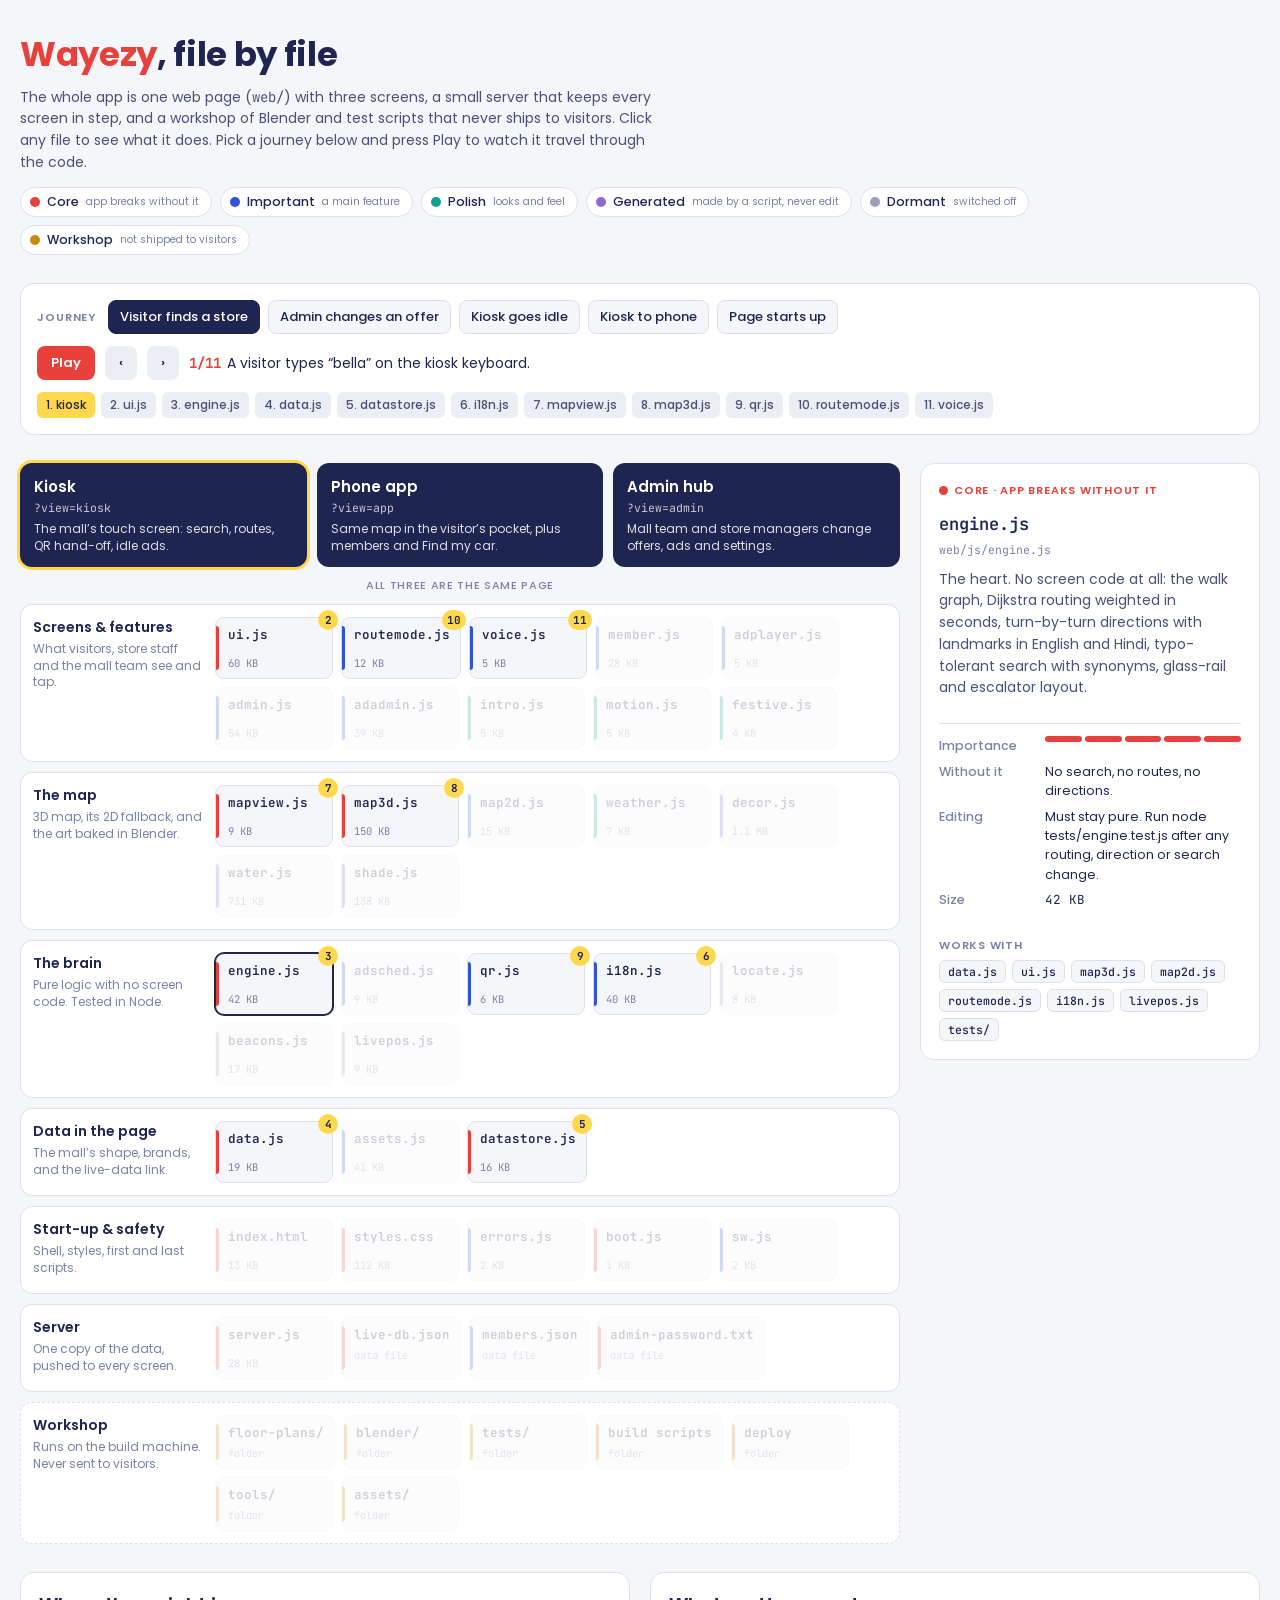
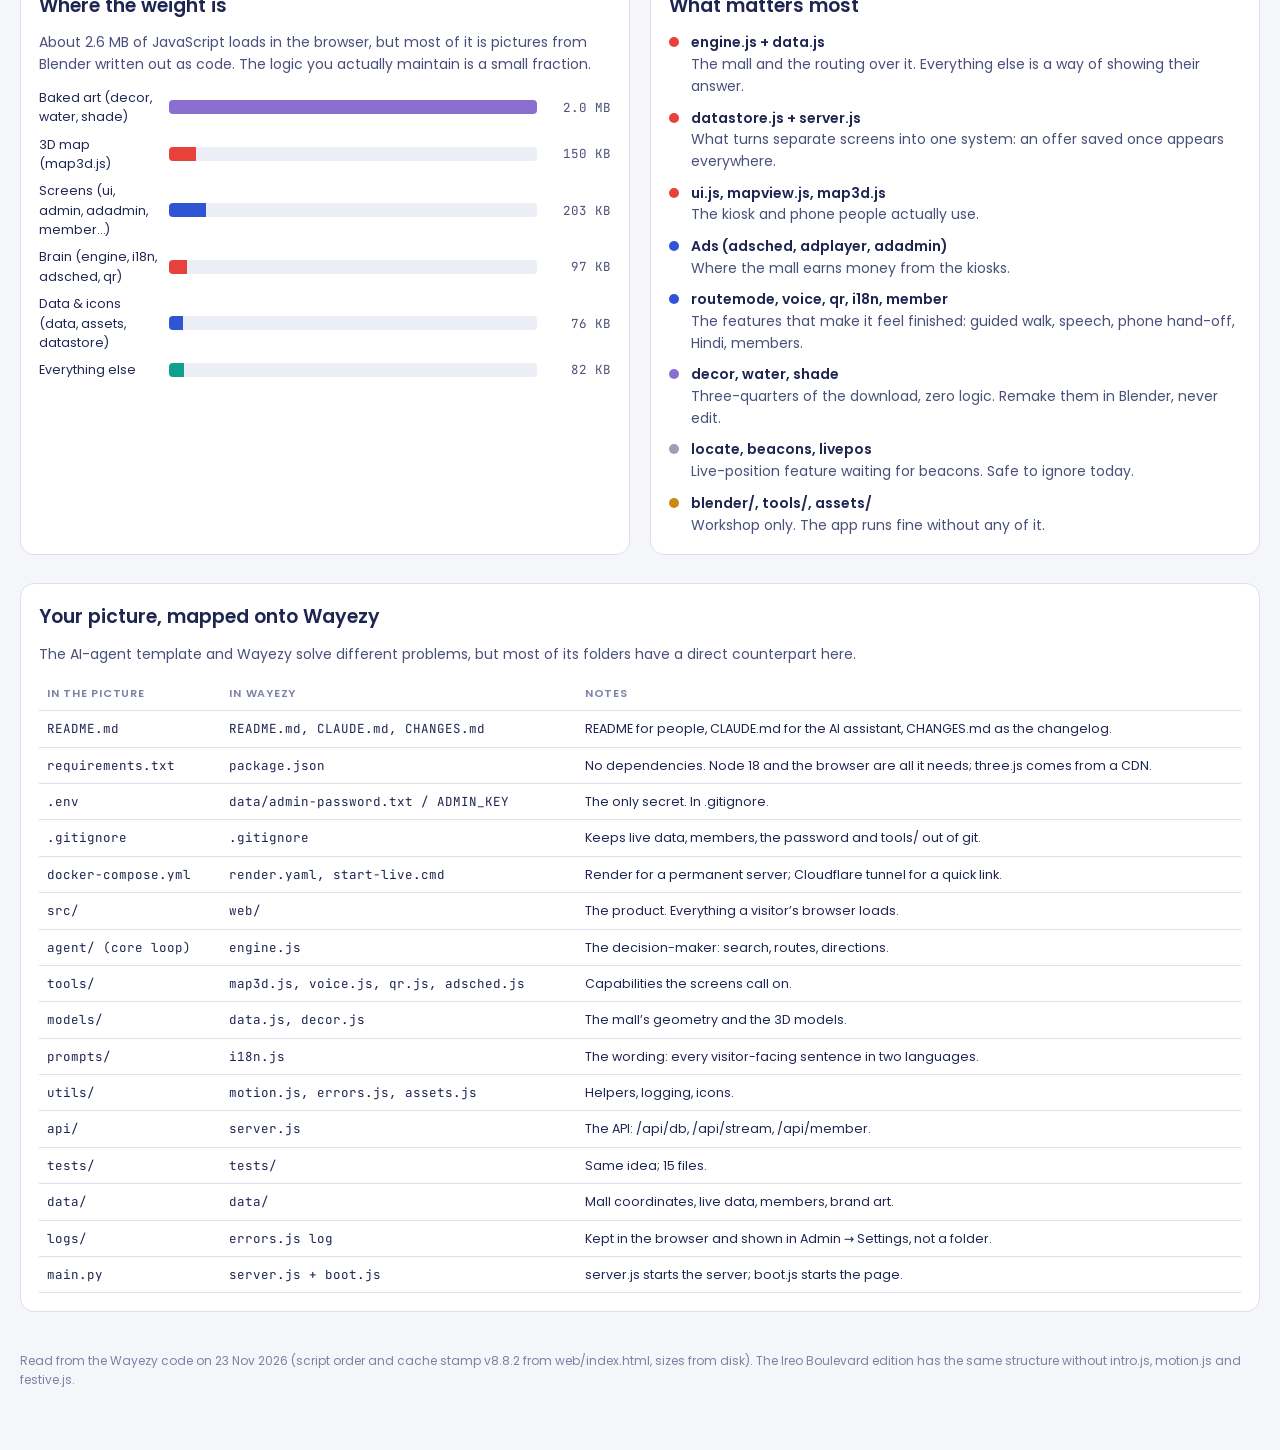
<file: structure.html>
<!doctype html>
<html lang="en">
<head>
<meta charset="utf-8">
<meta name="viewport" content="width=device-width, initial-scale=1, viewport-fit=cover">
<meta name="description" content="How the Wayezy wayfinding app is built: every file by layer and importance, with journeys you can play through the code.">
<style>:root{padding-top:env(safe-area-inset-top,0px);padding-bottom:env(safe-area-inset-bottom,0px)}body{margin:0}[hidden]{display:none!important}img{max-width:100%}</style>
<title>Wayezy Project Map</title>
<link rel="preconnect" href="https://fonts.googleapis.com">
<link rel="preconnect" href="https://fonts.gstatic.com" crossorigin>
<link rel="stylesheet" href="https://fonts.googleapis.com/css2?family=Poppins:wght@400;500;600;700&family=JetBrains+Mono:wght@400;600&display=swap">
<style>
/* Layout: layered "stack" of the app, top = what people touch, bottom = server; detail panel beside it; flows light the path through the stack. */
:root{
  --bg:#F5F6FA; --panel:#FFFFFF; --ink:#1E2551; --ink2:#4A5079; --mute:#7C82A6; --line:#DDE0EC; --soft:#ECEEF6;
  --red:#E8413B; --navy:#1E2551;
  --t-core:#E8413B; --t-imp:#2F55D4; --t-pol:#0E9F8E; --t-gen:#8A6FD1; --t-dor:#9AA0B8; --t-ws:#C98A12;
  --hl:#FFD84D;
  --display:'Poppins',ui-sans-serif,system-ui,sans-serif; --body:'Poppins',ui-sans-serif,system-ui,sans-serif; --mono:'JetBrains Mono',ui-monospace,Consolas,monospace;
}
@media (prefers-color-scheme: dark){:root:not([data-theme="light"]){
  --bg:#12152E; --panel:#1B1F3E; --ink:#EEF0FA; --ink2:#C3C7DE; --mute:#8D92B3; --line:#2E3360; --soft:#232852;
  --t-core:#FF6A63; --t-imp:#6F8DFF; --t-pol:#3CCBB8; --t-gen:#AE97F2; --t-dor:#6E7493; --t-ws:#E8AE3A; --hl:#FFD84D; color-scheme:dark}}
:root[data-theme="dark"]{
  --bg:#12152E; --panel:#1B1F3E; --ink:#EEF0FA; --ink2:#C3C7DE; --mute:#8D92B3; --line:#2E3360; --soft:#232852;
  --t-core:#FF6A63; --t-imp:#6F8DFF; --t-pol:#3CCBB8; --t-gen:#AE97F2; --t-dor:#6E7493; --t-ws:#E8AE3A; --hl:#FFD84D; color-scheme:dark}
*{box-sizing:border-box}
body{background:var(--bg);color:var(--ink);font-family:var(--body);font-size:14px;line-height:1.55;
  padding-left:max(16px,env(safe-area-inset-left,0px));padding-right:max(16px,env(safe-area-inset-right,0px));padding-block:28px 48px}
.wrap{max-width:1240px;margin:0 auto;display:flex;flex-direction:column;gap:28px}
h1,h2,h3{font-family:var(--display);text-wrap:balance;margin:0}
h1{font-size:clamp(24px,3.4vw,34px);font-weight:700;letter-spacing:-.01em}
h1 b{color:var(--red)}
h2{font-size:19px;font-weight:600}
.lede{color:var(--ink2);max-width:72ch;margin:6px 0 0}
.mono{font-family:var(--mono)}
header{display:flex;flex-direction:column;gap:14px}
.legend{display:flex;flex-wrap:wrap;gap:8px}
.tier{display:inline-flex;align-items:center;gap:7px;border:1px solid var(--line);background:var(--panel);color:var(--ink);
  border-radius:999px;padding:5px 12px 5px 9px;font:500 12.5px var(--body);cursor:pointer}
.tier i{width:10px;height:10px;border-radius:50%;background:var(--c)}
.tier[aria-pressed="false"]{opacity:.45}
.tier:focus-visible,.chip:focus-visible,.flowbtn:focus-visible,.ctl:focus-visible{outline:2px solid var(--red);outline-offset:2px}
.tier small{color:var(--mute);font-weight:400}

/* flow bar */
.flows{display:flex;flex-direction:column;gap:12px;background:var(--panel);border:1px solid var(--line);border-radius:14px;padding:16px}
.flowtop{display:flex;flex-wrap:wrap;gap:8px;align-items:center}
.flowtop .lbl{font:600 11px var(--body);letter-spacing:.08em;text-transform:uppercase;color:var(--mute);margin-right:4px}
.flowbtn{border:1px solid var(--line);background:var(--bg);color:var(--ink);border-radius:8px;padding:6px 11px;font:500 13px var(--body);cursor:pointer}
.flowbtn[aria-pressed="true"]{background:var(--navy);color:#fff;border-color:var(--navy)}
:root[data-theme="dark"] .flowbtn[aria-pressed="true"]{background:var(--red);border-color:var(--red)}
@media (prefers-color-scheme: dark){:root:not([data-theme="light"]) .flowbtn[aria-pressed="true"]{background:var(--red);border-color:var(--red)}}
.player{display:flex;flex-wrap:wrap;gap:10px;align-items:center}
.ctl{border:0;background:var(--red);color:#fff;border-radius:8px;padding:7px 14px;font:600 13px var(--body);cursor:pointer}
.ctl.ghost{background:var(--soft);color:var(--ink)}
.stepnow{flex:1 1 320px;min-width:0;font-size:14px;color:var(--ink)}
.stepnow b{color:var(--red);font-family:var(--mono);margin-right:6px}
.steps{list-style:none;margin:0;padding:0;display:flex;gap:6px;flex-wrap:wrap}
.steps li{font:500 12px var(--body);padding:4px 9px;border-radius:6px;background:var(--soft);color:var(--ink2);cursor:pointer}
.steps li.on{background:var(--hl);color:#1E2551}
.steps li.done{color:var(--mute)}

/* main grid */
.main{display:grid;grid-template-columns:minmax(0,1fr) 340px;gap:20px;align-items:start}
@media (max-width:960px){.main{grid-template-columns:minmax(0,1fr)}}
.stack{display:flex;flex-direction:column;gap:10px;min-width:0}
.layer{display:grid;grid-template-columns:170px minmax(0,1fr);gap:12px;background:var(--panel);border:1px solid var(--line);border-radius:12px;padding:12px}
@media (max-width:620px){.layer{grid-template-columns:minmax(0,1fr)}}
.layer.ws{border-style:dashed}
.lname h3{font-size:14px;font-weight:600}
.lname p{margin:2px 0 0;color:var(--mute);font-size:12px;line-height:1.4}
.chips{display:flex;flex-wrap:wrap;gap:8px;align-content:flex-start;min-width:0}
.chip{position:relative;display:flex;flex-direction:column;gap:5px;min-width:118px;max-width:100%;text-align:left;border:1px solid var(--line);background:var(--bg);color:var(--ink);
  border-radius:9px;padding:8px 10px 8px 12px;cursor:pointer;transition:opacity .25s,transform .25s,box-shadow .25s,border-color .25s}
.chip::before{content:"";position:absolute;left:0;top:8px;bottom:8px;width:3px;border-radius:0 3px 3px 0;background:var(--c)}
.chip .n{font:600 12.5px var(--mono);white-space:nowrap;overflow:hidden;text-overflow:ellipsis}
.chip .bar{height:3px;border-radius:2px;background:var(--soft);overflow:hidden}
.chip .bar span{display:block;height:100%;background:var(--c);opacity:.75}
.chip .kb{font:400 10.5px var(--mono);color:var(--mute)}
.chip.dor{border-style:dashed}
.chip.sel{border-color:var(--ink);box-shadow:0 0 0 1px var(--ink)}
.chip.dim{opacity:.22}
.chip.lit{border-color:var(--hl);box-shadow:0 0 0 3px var(--hl);transform:translateY(-2px);opacity:1}
.chip.past{opacity:.85}
.chip .badge{position:absolute;top:-8px;right:-6px;min-width:20px;height:20px;padding:0 5px;border-radius:10px;background:var(--hl);color:#1E2551;font:700 11px var(--mono);display:none;align-items:center;justify-content:center}
.chip.inflow .badge{display:flex}
.screens{display:grid;grid-template-columns:repeat(3,minmax(0,1fr));gap:10px}
@media (max-width:620px){.screens{grid-template-columns:minmax(0,1fr)}}
.scr{background:var(--navy);color:#fff;border-radius:12px;padding:12px 14px;display:flex;flex-direction:column;gap:2px;transition:box-shadow .25s}
.scr b{font:600 15px var(--display)}
.scr span{font:400 11.5px var(--mono);opacity:.75}
.scr p{margin:4px 0 0;font-size:12px;opacity:.85;line-height:1.4}
.scr.lit{box-shadow:0 0 0 3px var(--hl)}
.arrow{text-align:center;color:var(--mute);font:500 11px var(--body);letter-spacing:.06em;text-transform:uppercase}

/* detail */
.detail{position:sticky;top:calc(env(safe-area-inset-top,0px) + 12px);background:var(--panel);border:1px solid var(--line);border-radius:14px;padding:18px;display:flex;flex-direction:column;gap:12px;min-width:0}
@media (max-width:960px){.detail{position:static}}
.dtier{display:inline-flex;align-items:center;gap:6px;font:600 11px var(--body);letter-spacing:.07em;text-transform:uppercase;color:var(--c)}
.dtier i{width:9px;height:9px;border-radius:50%;background:var(--c)}
.detail h2{font-family:var(--mono);font-size:17px;word-break:break-all}
.detail .path{font:400 11.5px var(--mono);color:var(--mute);margin-top:-8px;word-break:break-all}
.detail p{margin:0;color:var(--ink2)}
.kv{display:grid;grid-template-columns:96px minmax(0,1fr);gap:6px 10px;font-size:12.5px;border-top:1px solid var(--line);padding-top:12px}
.kv dt{color:var(--mute);font-weight:500}
.kv dd{margin:0;color:var(--ink)}
.meter{display:flex;gap:3px}
.meter i{flex:1;height:6px;border-radius:3px;background:var(--soft)}
.meter i.on{background:var(--c)}
.links{display:flex;flex-wrap:wrap;gap:6px}
.links button{border:1px solid var(--line);background:var(--bg);color:var(--ink);border-radius:6px;padding:3px 8px;font:500 11.5px var(--mono);cursor:pointer}

/* bottom sections */
.two{display:grid;grid-template-columns:repeat(2,minmax(0,1fr));gap:20px}
@media (max-width:860px){.two{grid-template-columns:minmax(0,1fr)}}
.card{background:var(--panel);border:1px solid var(--line);border-radius:14px;padding:18px;display:flex;flex-direction:column;gap:12px;min-width:0}
.card > p{margin:0;color:var(--ink2)}
.tbl{overflow-x:auto}
table{border-collapse:collapse;width:100%;font-size:12.5px}
th,td{text-align:left;padding:8px 8px;border-bottom:1px solid var(--line);vertical-align:top}
th{font:600 11px var(--body);letter-spacing:.07em;text-transform:uppercase;color:var(--mute)}
td .mono{font-size:12px}
.weight{display:flex;flex-direction:column;gap:8px}
.wrow{display:grid;grid-template-columns:120px minmax(0,1fr) 64px;gap:10px;align-items:center;font-size:12.5px}
.wrow .track{height:14px;background:var(--soft);border-radius:4px;overflow:hidden}
.wrow .track span{display:block;height:100%;background:var(--c)}
.wrow .v{font-family:var(--mono);color:var(--ink2);text-align:right;font-variant-numeric:tabular-nums}
.ranks{display:flex;flex-direction:column;gap:10px;margin:0;padding:0;list-style:none}
.ranks li{display:grid;grid-template-columns:12px minmax(0,1fr);gap:10px}
.ranks li i{width:10px;height:10px;border-radius:50%;background:var(--c);margin-top:5px}
.ranks b{font-weight:600}
.ranks span{color:var(--ink2)}
.foot{color:var(--mute);font-size:12px}
@media (prefers-reduced-motion: reduce){.chip,.scr{transition:none}.chip.lit{transform:none}}
</style>

</head>
<body>
<div class="wrap">
  <header>
    <div>
      <h1><b>Wayezy</b>, file by file</h1>
      <p class="lede">The whole app is one web page (<span class="mono">web/</span>) with three screens, a small server that keeps every screen in step, and a workshop of Blender and test scripts that never ships to visitors. Click any file to see what it does. Pick a journey below and press Play to watch it travel through the code.</p>
    </div>
    <div class="legend" id="legend"></div>
  </header>

  <section class="flows" aria-label="Journeys through the code">
    <div class="flowtop"><span class="lbl">Journey</span><span id="flowbtns" style="display:contents"></span></div>
    <div class="player">
      <button class="ctl" id="play" type="button">Play</button>
      <button class="ctl ghost" id="prev" type="button" aria-label="Previous step">‹</button>
      <button class="ctl ghost" id="next" type="button" aria-label="Next step">›</button>
      <div class="stepnow" id="stepnow" aria-live="polite"></div>
    </div>
    <ol class="steps" id="steps"></ol>
  </section>

  <div class="main">
    <div class="stack" id="stack"></div>
    <aside class="detail" id="detail" aria-live="polite"></aside>
  </div>

  <div class="two">
    <section class="card">
      <h2>Where the weight is</h2>
      <p>About 2.6 MB of JavaScript loads in the browser, but most of it is pictures from Blender written out as code. The logic you actually maintain is a small fraction.</p>
      <div class="weight" id="weight"></div>
    </section>
    <section class="card">
      <h2>What matters most</h2>
      <ol class="ranks" id="ranks"></ol>
    </section>
  </div>

  <section class="card">
    <h2>Your picture, mapped onto Wayezy</h2>
    <p>The AI-agent template and Wayezy solve different problems, but most of its folders have a direct counterpart here.</p>
    <div class="tbl"><table>
      <thead><tr><th>In the picture</th><th>In Wayezy</th><th>Notes</th></tr></thead>
      <tbody id="maprows"></tbody>
    </table></div>
  </section>

  <p class="foot">Read from the Wayezy code on 23 Nov 2026 (script order and cache stamp v8.8.2 from web/index.html, sizes from disk). The Ireo Boulevard edition has the same structure without intro.js, motion.js and festive.js.</p>
</div>

<script>
const TIERS={
  core:{name:'Core',hint:'app breaks without it',c:'--t-core',score:5},
  imp:{name:'Important',hint:'a main feature',c:'--t-imp',score:4},
  pol:{name:'Polish',hint:'looks and feel',c:'--t-pol',score:2},
  gen:{name:'Generated',hint:'made by a script, never edit',c:'--t-gen',score:2},
  dor:{name:'Dormant',hint:'switched off',c:'--t-dor',score:1},
  ws:{name:'Workshop',hint:'not shipped to visitors',c:'--t-ws',score:1}
};
// kb = size on disk; role/without/edit straight from the project's README and CLAUDE.md
const M={
 'index.html':{t:'core',kb:13,p:'web/index.html',l:'start',d:'The page shell. Loads the stylesheet and the 29 scripts in a fixed order; each link carries ?v=8.8.2 so kiosks fetch new files after a change.',w:'Nothing loads.',e:'Bump ?v= on every link after changing any web file.',u:['boot.js','styles.css']},
 'styles.css':{t:'core',kb:112,p:'web/styles.css',l:'start',d:'Every look in the app: kiosk, phone and admin layouts, the navy / red / white theme tokens at the top, Poppins type.',w:'Unstyled page; unusable on a kiosk.',e:'Change colours through the tokens at the top, not per component.',u:['index.html']},
 'errors.js':{t:'imp',kb:2,p:'web/js/errors.js',l:'start',d:'Loaded first. Catches every error, keeps a log shown in Admin → Settings, and restarts a locked kiosk that gets stuck.',w:'A crash on a kiosk stays on screen until someone walks over.',e:'Rarely touched.',u:['admin.js']},
 'boot.js':{t:'core',kb:1,p:'web/js/boot.js',l:'start',d:'Loaded last. Starts everything and registers sw.js, the offline copy of the app.',w:'The page loads but nothing starts.',e:'Tiny; leave it.',u:['ui.js','mapview.js','datastore.js','sw.js']},
 'sw.js':{t:'imp',kb:2,p:'web/sw.js',l:'start',d:'Service worker: keeps an offline copy so a kiosk or an installed phone app still opens if the network drops.',w:'No offline start; everything else works.',e:'Touch only when changing caching.',u:['boot.js']},

 'ui.js':{t:'core',kb:60,p:'web/js/ui.js',l:'ui',d:'The kiosk panel and the phone app: search box, store cards with live wait times, offers, events, the language buttons, and the idle timer (15 s without a touch → ads → film).',w:'No kiosk and no phone app. Only the admin hub would remain.',e:'Keep kiosk, app and admin on the shared helpers (storeCardHTML, offerCardHTML…). Escape database text with escapeHtml.',u:['engine.js','mapview.js','datastore.js','i18n.js','qr.js','adplayer.js','routemode.js']},
 'routemode.js':{t:'imp',kb:12,p:'web/js/routemode.js',l:'ui',d:'"Take me here": full-screen guidance with a step card, the walker moving along the route, spoken steps timed so the walker waits at a corner until the voice finishes.',w:'Routes still draw; no guided walk.',e:'Steps carry leg and at (metres); engine tests check the flow.',u:['mapview.js','voice.js','engine.js']},
 'voice.js':{t:'imp',kb:5,p:'web/js/voice.js',l:'ui',d:'Spoken directions in Indian English or Hindi with a sentence queue, so no sentence is cut off. Vibration on phones.',w:'Silent guidance.',e:'Small and stable.',u:['routemode.js']},
 'member.js':{t:'imp',kb:28,p:'web/js/member.js',l:'ui',d:'Phone-only members: sign-in with a mobile number and one-time code, member card, members-only offers, saved stores, points, Find my car.',w:'No Account tab; everything else works.',e:'Talks only to /api/member/*. Never invent the mall’s programme.',u:['server.js','ui.js']},
 'adplayer.js':{t:'imp',kb:5,p:'web/js/adplayer.js',l:'ui',d:'Plays this kiosk’s ads: a sponsored card in the panel and full-screen ads on the idle screen. Re-plans at every window edge and counts plays.',w:'No ads on kiosks, so no ad revenue.',e:'All timing maths lives in adsched.js, not here.',u:['adsched.js','datastore.js']},
 'admin.js':{t:'imp',kb:54,p:'web/js/admin.js',l:'ui',d:'The admin hub: stores, offers, events, users and roles, settings, the store portal for store and restaurant managers.',w:'Data can no longer be changed from a screen.',e:'Stays English for now.',u:['datastore.js','adadmin.js']},
 'adadmin.js':{t:'imp',kb:39,p:'web/js/adadmin.js',l:'ui',d:'Ads & slots, Kiosks and Add a store for the master admin; My kiosk ads and the store dashboard for the store portal.',w:'Ads cannot be sold or scheduled.',e:'Uses adsched.js for every “is this slot free” answer.',u:['adsched.js','datastore.js']},
 'intro.js':{t:'pol',kb:5,p:'web/js/intro.js',l:'ui',d:'The 3.4 s Wayezy logo intro with sound, when the kiosk or phone app opens and after admin sign-in.',w:'App opens without the logo moment.',e:'Safe to change freely.',u:[]},
 'motion.js':{t:'pol',kb:5,p:'web/js/motion.js',l:'ui',d:'The sliding highlight under tabs and chips, colour easing, gentle tab swaps.',w:'Selections jump instead of glide.',e:'Safe to change freely.',u:['ui.js']},
 'festive.js':{t:'pol',kb:4,p:'web/js/festive.js',l:'ui',d:'Festival colours and a header greeting, set in Admin → Settings.',w:'No festive looks.',e:'Safe to change freely.',u:['ui.js']},

 'mapview.js':{t:'core',kb:9,p:'web/js/mapview.js',l:'map',d:'The only door between the screens and the map: setFloor, drawRoute, startGuide. Tries the 3D map and falls back to the 2D plan.',w:'No map at all.',e:'Any new map feature goes through this API, and both renderers implement it.',u:['map3d.js','map2d.js']},
 'map3d.js':{t:'core',kb:150,p:'web/js/map3d.js',l:'map',d:'The three.js map: buildings over three floors, glass rails, escalators, fountains and trees, the red route ribbon, the guided walker and its camera, weather, rooftop logo plaques. The largest hand-written file.',w:'Falls back to the flat 2D plan.',e:'Keep in step with map2d.js. Anything added to a floor must hook the floor fade.',u:['decor.js','water.js','shade.js','weather.js','engine.js']},
 'map2d.js':{t:'imp',kb:15,p:'web/js/map2d.js',l:'map',d:'A flat SVG floor plan with the same API, used when the device has no WebGL or the 3D map fails.',w:'A device without WebGL shows no map.',e:'Keep in step with map3d.js.',u:['engine.js']},
 'weather.js':{t:'pol',kb:7,p:'web/js/weather.js',l:'map',d:'Live weather from Open-Meteo (only the mall’s position is sent) or a fixed look: rain, snow, clouds on the map and a chip in the header.',w:'Map is always clear weather.',e:'wxFromCode is tested.',u:['map3d.js']},
 'decor.js':{t:'gen',kb:1142,p:'web/js/decor.js',l:'map',d:'Trees, palms, bushes, lamps, bollards and the gate as one 3D model, plus the fountain layout. Written by blender/make_decor_js.py. The biggest file in the app.',w:'Map uses simpler built-in trees.',e:'Never edit. Change blender/assets.py and rebuild.',u:['map3d.js']},
 'water.js':{t:'gen',kb:731,p:'web/js/water.js',l:'map',d:'The pool water: a tiling ocean normal map and the caustics it casts, baked in Blender.',w:'Flat water.',e:'Never edit. bake_water.py + make_water_js.py.',u:['map3d.js']},
 'shade.js':{t:'gen',kb:138,p:'web/js/shade.js',l:'map',d:'Baked soft shading images from Blender for the live map.',w:'Flatter lighting.',e:'Never edit. bake_shade.py + make_shade_js.py.',u:['map3d.js']},

 'engine.js':{t:'core',kb:42,p:'web/js/engine.js',l:'brain',d:'The heart. No screen code at all: the walk graph, Dijkstra routing weighted in seconds, turn-by-turn directions with landmarks in English and Hindi, typo-tolerant search with synonyms, glass-rail and escalator layout.',w:'No search, no routes, no directions.',e:'Must stay pure. Run node tests/engine.test.js after any routing, direction or search change.',u:['data.js','ui.js','map3d.js','map2d.js','routemode.js']},
 'adsched.js':{t:'imp',kb:9,p:'web/js/adsched.js',l:'brain',d:'Pure ad-scheduling maths: which ads play on a kiosk now, when the line-up next changes, free airtime, the best free slot, free and paid allowances.',w:'Ad screens and the ad player have nothing to go on.',e:'node tests/adsched.test.js.',u:['adplayer.js','adadmin.js']},
 'qr.js':{t:'imp',kb:6,p:'web/js/qr.js',l:'brain',d:'Draws QR codes from scratch (ISO 18004). The kiosk shows one on its home panel and on every route card so the route continues on the visitor’s phone.',w:'No kiosk-to-phone hand-off.',e:'node tests/qr.test.js reads every code back with an independent decoder.',u:['ui.js']},
 'i18n.js':{t:'imp',kb:40,p:'web/js/i18n.js',l:'brain',d:'English and Hindi: every visitor-facing word goes through T(), with the Hindi tables, Hindi clock and dates. Brand names are never translated.',w:'English only, and any T() call would fail.',e:'Add the Hindi for every new visitor-facing string.',u:['ui.js','engine.js']},
 'locate.js':{t:'dor',kb:8,p:'web/js/locate.js',l:'brain',d:'Live position from Bluetooth beacons. Parked: only runs with ?sim=1.',w:'Nothing today.',e:'Its tests were last changed without a full re-run.',u:['livepos.js']},
 'beacons.js':{t:'dor',kb:17,p:'web/js/beacons.js',l:'brain',d:'The beacon layout for the live-position feature (generated). Parked.',w:'Nothing today.',e:'Leave until beacons are installed.',u:['locate.js']},
 'livepos.js':{t:'dor',kb:9,p:'web/js/livepos.js',l:'brain',d:'Follows the visitor’s live position along the route. Parked.',w:'Nothing today.',e:'Leave until beacons are installed.',u:['locate.js','engine.js']},

 'data.js':{t:'core',kb:19,p:'web/js/data.js',l:'data',d:'The mall itself: every unit, lift, escalator, toilet and walkway on three floors, traced from the floor-plan PDFs. Written by data/align_to_pdfs.py.',w:'No mall, nothing to route through.',e:'Never edit by hand. Re-run align_to_pdfs.py, then the engine tests.',u:['engine.js']},
 'assets.js':{t:'imp',kb:41,p:'web/js/assets.js',l:'data',d:'Brands, logos, the Lucide icons inlined, and the store photo index.',w:'No logos or icons.',e:'Icons are Lucide (ISC licence).',u:['ui.js']},
 'datastore.js':{t:'core',kb:16,p:'web/js/datastore.js',l:'data',d:'Live data: offers, wait times, events, ads, kiosks. Picks ServerDB (streams from server.js, falls back to long polling), the claude.ai database, or LocalDB (one browser only). All three share one tiny API.',w:'Every screen shows only the built-in sample data and nothing updates.',e:'Keep the three adapters on the same API. Treat everything read from it as untrusted.',u:['server.js','ui.js','admin.js','adplayer.js']},

 'server.js':{t:'core',kb:28,p:'server.js',l:'server',d:'The demo server, Node 18 with no packages. Serves web/, keeps the live data in data/live-db.json, pushes each change to every screen (/api/stream, /api/poll), checks X-Admin-Key on writes (PUT/DELETE /api/db/…), and runs the member API.',w:'The app still opens from disk, but kiosks, phones and admin no longer share data.',e:'node tests/server.test.js. Port 8766 for Wayezy.',u:['live-db.json','members.json','admin-password.txt']},
 'live-db.json':{t:'core',kb:0,p:'data/live-db.json',l:'server',d:'The one copy of the live data that the server pushes to every screen. Delete it to start again from the sample data.',w:'Server starts fresh from samples.',e:'Never commit.',u:['server.js']},
 'members.json':{t:'imp',kb:0,p:'data/members.json',l:'server',d:'Members’ personal data. Tokens and codes are stored only as hashes and never go into the live stream.',w:'Members must sign up again.',e:'Never commit.',u:['server.js']},
 'admin-password.txt':{t:'core',kb:0,p:'data/admin-password.txt',l:'server',d:'The admin password, or ADMIN_KEY on a hosted server. The only secret in the project: Wayezy’s version of a .env file.',w:'Admin writes are refused.',e:'Never commit. It is in .gitignore.',u:['server.js']},

 'floor-plans/':{t:'ws',kb:0,p:'floor-plans/ + data/align_to_pdfs.py',l:'ws',d:'The three floor-plan PDFs and the script that turns the traced coordinates into data.js. The source of the whole map.',w:'You cannot rebuild the map after a plan change.',e:'Run after a plan change, then the tests and the rail/escalator exports.',u:['data.js']},
 'blender/':{t:'ws',kb:0,p:'blender/ (30 scripts)',l:'ws',d:'The 3D model, the baked trees, water, materials and weather sprites for the web map, the kiosk’s attract film, and the launch, tour and use-case films.',w:'The live app is unaffected; you just cannot remake art or films.',e:'Blender 5.2 LTS, run headless.',u:['decor.js','water.js','shade.js']},
 'tests/':{t:'ws',kb:0,p:'tests/ (15 files)',l:'ws',d:'engine, adsched, qr, weather, server and locate tests, the exports that keep the Blender film in step with the app, and two browser audits (ui_audit, ui_flows) to run before a release.',w:'Mistakes reach the kiosk instead of the terminal.',e:'npm test runs the main three.',u:['engine.js','adsched.js','qr.js','server.js']},
 'build scripts':{t:'ws',kb:0,p:'web/build_single_file.py, build_static_site.py',l:'ws',d:'Pack the app into one HTML file (web/dist/) and the static GitHub Pages site.',w:'No one-file or static copy.',e:'Run after a release.',u:['index.html']},
 'deploy':{t:'ws',kb:0,p:'start-live.cmd, render.yaml, DEPLOY.md',l:'ws',d:'Putting the demo online: a Cloudflare quick tunnel, or a permanent server on Render.',w:'Demo stays on one machine.',e:'Wayezy’s version of docker-compose.',u:['server.js']},
 'tools/':{t:'ws',kb:0,p:'tools/ (1.9 GB, not committed)',l:'ws',d:'Local helpers: cloudflared, Python packages, browser profiles for the audits, temp space. Nearly all of the folder’s size.',w:'Re-download as needed.',e:'In .gitignore.',u:[]},
 'assets/':{t:'ws',kb:0,p:'assets/ (24 MB)',l:'ws',d:'The 3D kit packaged for reuse elsewhere: one GLB per tree, palm, lamp and gate, the editable .blend, textures.',w:'Nothing in the app.',e:'Made by blender/package_assets.py.',u:[]}
};
const LAYERS=[
 {id:'ui',n:'Screens & features',s:'What visitors, store staff and the mall team see and tap.'},
 {id:'map',n:'The map',s:'3D map, its 2D fallback, and the art baked in Blender.'},
 {id:'brain',n:'The brain',s:'Pure logic with no screen code. Tested in Node.'},
 {id:'data',n:'Data in the page',s:'The mall’s shape, brands, and the live-data link.'},
 {id:'start',n:'Start-up & safety',s:'Shell, styles, first and last scripts.'},
 {id:'server',n:'Server',s:'One copy of the data, pushed to every screen.'},
 {id:'ws',n:'Workshop',s:'Runs on the build machine. Never sent to visitors.',ws:true}
];
const SCREENS=[
 {id:'kiosk',n:'Kiosk',q:'?view=kiosk',d:'The mall’s touch screen: search, routes, QR hand-off, idle ads.'},
 {id:'app',n:'Phone app',q:'?view=app',d:'Same map in the visitor’s pocket, plus members and Find my car.'},
 {id:'admin',n:'Admin hub',q:'?view=admin',d:'Mall team and store managers change offers, ads and settings.'}
];
const FLOWS=[
 {n:'Visitor finds a store',steps:[
  ['kiosk','A visitor types “bella” on the kiosk keyboard.'],
  ['ui.js','ui.js passes the text to the search.'],
  ['engine.js','engine.js finds Bellagio despite the typo and plans the route with Dijkstra, timed in seconds.'],
  ['data.js','The route runs over the walkways, lifts and escalators traced in data.js.'],
  ['datastore.js','The store card shows today’s live wait time and offers from datastore.js.'],
  ['i18n.js','Directions are written in English or Hindi.'],
  ['mapview.js','ui.js asks mapview.js to drawRoute.'],
  ['map3d.js','map3d.js draws the red ribbon across the floors (map2d.js if there is no WebGL).'],
  ['qr.js','qr.js puts a code on the card so the route continues on a phone.'],
  ['routemode.js','“Take me here” starts the guided walk.'],
  ['voice.js','voice.js speaks each step; the walker waits at corners for the sentence to end.']]},
 {n:'Admin changes an offer',steps:[
  ['admin','A store manager edits an offer in the admin hub.'],
  ['admin.js','admin.js saves the store document.'],
  ['datastore.js','datastore.js sends PUT /api/db/stores/bellagio with the admin key.'],
  ['admin-password.txt','server.js checks the key against admin-password.txt.'],
  ['server.js','server.js accepts the write…'],
  ['live-db.json','…saves it to live-db.json…'],
  ['server.js','…and pushes it down /api/stream to every open screen.'],
  ['datastore.js','Each kiosk’s and phone’s datastore.js receives the change.'],
  ['ui.js','ui.js redraws the card. Every screen shows the new offer within a second.'],
  ['kiosk','The kiosk updates without a reload.'],
  ['app','So does every phone.']]},
 {n:'Kiosk goes idle',steps:[
  ['kiosk','Nobody touches the kiosk for 15 seconds.'],
  ['ui.js','ui.js switches to the idle screen and back to the default language.'],
  ['adsched.js','adsched.js works out which paid slots are open on this kiosk right now.'],
  ['adplayer.js','adplayer.js plays them full screen, each for its seconds, then the attract film.'],
  ['datastore.js','Play counts go back through datastore.js once a minute.'],
  ['server.js','server.js stores them, so the admin hub can show each store its airtime.'],
  ['adadmin.js','The mall team sees the plays in Ads & slots.']]},
 {n:'Kiosk to phone',steps:[
  ['kiosk','The visitor scans the code on the kiosk’s route card.'],
  ['qr.js','The code holds ?view=app&at=<this kiosk>&to=bellagio.'],
  ['app','The phone opens the same page in app view.'],
  ['boot.js','boot.js starts everything; sw.js keeps an offline copy.'],
  ['engine.js','engine.js routes from the kiosk’s spot to the store.'],
  ['mapview.js','mapview.js picks the 3D map or the 2D fallback.'],
  ['map3d.js','The visitor walks with the route on their phone.'],
  ['member.js','If they sign in, member.js adds members-only offers and Find my car.']]},
 {n:'Page starts up',steps:[
  ['index.html','The browser loads index.html.'],
  ['errors.js','errors.js loads first so it can catch anything that follows.'],
  ['intro.js','intro.js plays the Wayezy logo intro over the page.'],
  ['data.js','data.js and assets.js bring in the mall and the brands.'],
  ['engine.js','engine.js builds the walk graph.'],
  ['datastore.js','datastore.js asks /api/info: is server.js here? Yes → ServerDB, no → LocalDB.'],
  ['server.js','server.js answers and starts streaming live data.'],
  ['mapview.js','mapview.js starts the 3D map, or the 2D plan if WebGL fails.'],
  ['map3d.js','map3d.js loads decor.js, water.js and shade.js art.'],
  ['ui.js','ui.js draws the kiosk, phone or admin view from ?view=.'],
  ['boot.js','boot.js finishes and registers sw.js.']]}
];
const MAPROWS=[
 ['README.md','README.md, CLAUDE.md, CHANGES.md','README for people, CLAUDE.md for the AI assistant, CHANGES.md as the changelog.'],
 ['requirements.txt','package.json','No dependencies. Node 18 and the browser are all it needs; three.js comes from a CDN.'],
 ['.env','data/admin-password.txt / ADMIN_KEY','The only secret. In .gitignore.'],
 ['.gitignore','.gitignore','Keeps live data, members, the password and tools/ out of git.'],
 ['docker-compose.yml','render.yaml, start-live.cmd','Render for a permanent server; Cloudflare tunnel for a quick link.'],
 ['src/','web/','The product. Everything a visitor’s browser loads.'],
 ['agent/ (core loop)','engine.js','The decision-maker: search, routes, directions.'],
 ['tools/','map3d.js, voice.js, qr.js, adsched.js','Capabilities the screens call on.'],
 ['models/','data.js, decor.js','The mall’s geometry and the 3D models.'],
 ['prompts/','i18n.js','The wording: every visitor-facing sentence in two languages.'],
 ['utils/','motion.js, errors.js, assets.js','Helpers, logging, icons.'],
 ['api/','server.js','The API: /api/db, /api/stream, /api/member.'],
 ['tests/','tests/','Same idea; 15 files.'],
 ['data/','data/','Mall coordinates, live data, members, brand art.'],
 ['logs/','errors.js log','Kept in the browser and shown in Admin → Settings, not a folder.'],
 ['main.py','server.js + boot.js','server.js starts the server; boot.js starts the page.']
];

const $=s=>document.querySelector(s);
const css=v=>`var(${v})`;
const chipEls={},scrEls={};
let off=new Set(),sel='engine.js',flow=0,step=-1,timer=null;
const maxLog=Math.log(1143);

// legend
for(const[k,t]of Object.entries(TIERS)){
  const b=document.createElement('button');b.type='button';b.className='tier';b.style.setProperty('--c',css(t.c));b.setAttribute('aria-pressed','true');
  b.innerHTML=`<i></i>${t.name} <small>${t.hint}</small>`;
  b.onclick=()=>{off.has(k)?off.delete(k):off.add(k);b.setAttribute('aria-pressed',String(!off.has(k)));paint();};
  $('#legend').append(b);
}
// screens + layers
const stack=$('#stack');
const sw=document.createElement('div');sw.className='screens';
for(const s of SCREENS){const d=document.createElement('div');d.className='scr';d.innerHTML=`<b>${s.n}</b><span>${s.q}</span><p>${s.d}</p>`;scrEls[s.id]=d;sw.append(d);}
stack.append(sw);
const ar=document.createElement('div');ar.className='arrow';ar.textContent='all three are the same page';stack.append(ar);
for(const L of LAYERS){
  const row=document.createElement('section');row.className='layer'+(L.ws?' ws':'');
  row.innerHTML=`<div class="lname"><h3>${L.n}</h3><p>${L.s}</p></div><div class="chips"></div>`;
  const box=row.querySelector('.chips');
  for(const[name,m]of Object.entries(M)){if(m.l!==L.id)continue;
    const b=document.createElement('button');b.type='button';b.className='chip'+(m.t==='dor'?' dor':'');b.style.setProperty('--c',css(TIERS[m.t].c));
    const w=m.kb?Math.max(4,Math.log(m.kb+1)/maxLog*100):0;
    b.innerHTML=`<span class="badge"></span><span class="n">${name}</span>`+(m.kb?`<span class="bar"><span style="width:${w}%"></span></span><span class="kb">${m.kb>=1000?(m.kb/1024).toFixed(1)+' MB':m.kb+' KB'}</span>`:`<span class="kb">${m.l==='ws'?'folder':'data file'}</span>`);
    b.onclick=()=>{sel=name;stopPlay();paint();if(matchMedia('(max-width:960px)').matches)$('#detail').scrollIntoView({behavior:'smooth',block:'start'});};
    chipEls[name]=b;box.append(b);}
  if(L.id==='data'){/* nothing */}
  stack.append(row);
}
// flows
FLOWS.forEach((f,i)=>{const b=document.createElement('button');b.type='button';b.className='flowbtn';b.textContent=f.n;b.onclick=()=>{flow=i;step=0;stopPlay();paint();};$('#flowbtns').append(b);});
$('#play').onclick=()=>{if(timer){stopPlay();return;}const F=FLOWS[flow];if(step>=F.steps.length-1)step=-1;tick();timer=setInterval(tick,matchMedia('(prefers-reduced-motion: reduce)').matches?2600:1700);$('#play').textContent='Pause';};
$('#next').onclick=()=>{stopPlay();step=Math.min(FLOWS[flow].steps.length-1,step+1);paint();};
$('#prev').onclick=()=>{stopPlay();step=Math.max(0,step-1);paint();};
function tick(){const F=FLOWS[flow];if(step>=F.steps.length-1){stopPlay();return;}step++;paint();}
function stopPlay(){if(timer)clearInterval(timer);timer=null;$('#play').textContent='Play';}

function paint(){
  const F=FLOWS[flow];
  document.querySelectorAll('.flowbtn').forEach((b,i)=>b.setAttribute('aria-pressed',String(i===flow)));
  // which nodes are in the flow, with their first step number
  const order={};F.steps.forEach(([id],i)=>{(order[id]=order[id]||[]).push(i+1);});
  const cur=step>=0?F.steps[step][0]:null;
  for(const[name,el]of Object.entries(chipEls)){
    const m=M[name];const inF=name in order;
    el.classList.toggle('inflow',inF);
    el.querySelector('.badge').textContent=inF?order[name].join('·'):'';
    el.classList.toggle('lit',name===cur);
    el.classList.toggle('past',inF&&order[name].some(n=>n-1<step)&&name!==cur);
    el.classList.toggle('dim',off.has(m.t)||(step>=0&&!inF));
    el.classList.toggle('sel',name===sel);
  }
  for(const[id,el]of Object.entries(scrEls))el.classList.toggle('lit',id===cur);
  $('#steps').innerHTML=F.steps.map(([id],i)=>`<li data-i="${i}" class="${i===step?'on':i<step?'done':''}">${i+1}. ${id}</li>`).join('');
  $('#steps').querySelectorAll('li').forEach(li=>li.onclick=()=>{stopPlay();step=+li.dataset.i;paint();});
  $('#stepnow').innerHTML=step>=0?`<b>${step+1}/${F.steps.length}</b>${F.steps[step][1]}`:`<b>${F.steps.length} steps</b>Press Play, or use ‹ › to step through.`;
  if(cur&&M[cur])sel=cur, markSel();
  detail();
}
function markSel(){for(const[n,el]of Object.entries(chipEls))el.classList.toggle('sel',n===sel);}
function detail(){
  const m=M[sel],t=TIERS[m.t];const d=$('#detail');d.style.setProperty('--c',css(t.c));
  const users=Object.entries(M).filter(([n,x])=>n!==sel&&x.u.includes(sel)).map(([n])=>n);
  const rel=[...new Set([...m.u,...users])].filter(n=>M[n]);
  d.innerHTML=`<span class="dtier"><i></i>${t.name} · ${t.hint}</span><h2>${sel}</h2><div class="path">${m.p}</div><p>${m.d}</p>
  <dl class="kv"><dt>Importance</dt><dd><div class="meter">${[1,2,3,4,5].map(i=>`<i class="${i<=t.score?'on':''}"></i>`).join('')}</div></dd>
  <dt>Without it</dt><dd>${m.w}</dd><dt>Editing</dt><dd>${m.e}</dd>${m.kb?`<dt>Size</dt><dd class="mono">${m.kb>=1000?(m.kb/1024).toFixed(2)+' MB':m.kb+' KB'}</dd>`:''}</dl>
  ${rel.length?`<div><div class="dtier" style="--c:var(--mute);margin-bottom:6px">Works with</div><div class="links">${rel.map(n=>`<button type="button" data-n="${n}">${n}</button>`).join('')}</div></div>`:''}`;
  d.querySelectorAll('.links button').forEach(b=>b.onclick=()=>{sel=b.dataset.n;stopPlay();markSel();detail();});
}
// weight bars
const W=[['Baked art (decor, water, shade)',2011,'--t-gen'],['3D map (map3d.js)',150,'--t-core'],['Screens (ui, admin, adadmin, member…)',203,'--t-imp'],['Brain (engine, i18n, adsched, qr)',97,'--t-core'],['Data & icons (data, assets, datastore)',76,'--t-imp'],['Everything else',82,'--t-pol']];
const wmax=2011;$('#weight').innerHTML=W.map(([n,v,c])=>`<div class="wrow" style="--c:var(${c})"><span>${n}</span><span class="track"><span style="width:${Math.max(1.5,v/wmax*100)}%"></span></span><span class="v">${v>=1000?(v/1024).toFixed(1)+' MB':v+' KB'}</span></div>`).join('');
// ranks
const R=[
 ['--t-core','engine.js + data.js','The mall and the routing over it. Everything else is a way of showing their answer.'],
 ['--t-core','datastore.js + server.js','What turns separate screens into one system: an offer saved once appears everywhere.'],
 ['--t-core','ui.js, mapview.js, map3d.js','The kiosk and phone people actually use.'],
 ['--t-imp','Ads (adsched, adplayer, adadmin)','Where the mall earns money from the kiosks.'],
 ['--t-imp','routemode, voice, qr, i18n, member','The features that make it feel finished: guided walk, speech, phone hand-off, Hindi, members.'],
 ['--t-gen','decor, water, shade','Three-quarters of the download, zero logic. Remake them in Blender, never edit.'],
 ['--t-dor','locate, beacons, livepos','Live-position feature waiting for beacons. Safe to ignore today.'],
 ['--t-ws','blender/, tools/, assets/','Workshop only. The app runs fine without any of it.']];
$('#ranks').innerHTML=R.map(([c,a,b])=>`<li style="--c:var(${c})"><i></i><div><b>${a}</b><br><span>${b}</span></div></li>`).join('');
$('#maprows').innerHTML=MAPROWS.map(([a,b,c])=>`<tr><td class="mono">${a}</td><td class="mono">${b}</td><td>${c}</td></tr>`).join('');

step=0;paint();
</script>

</body>
</html>
</file>
